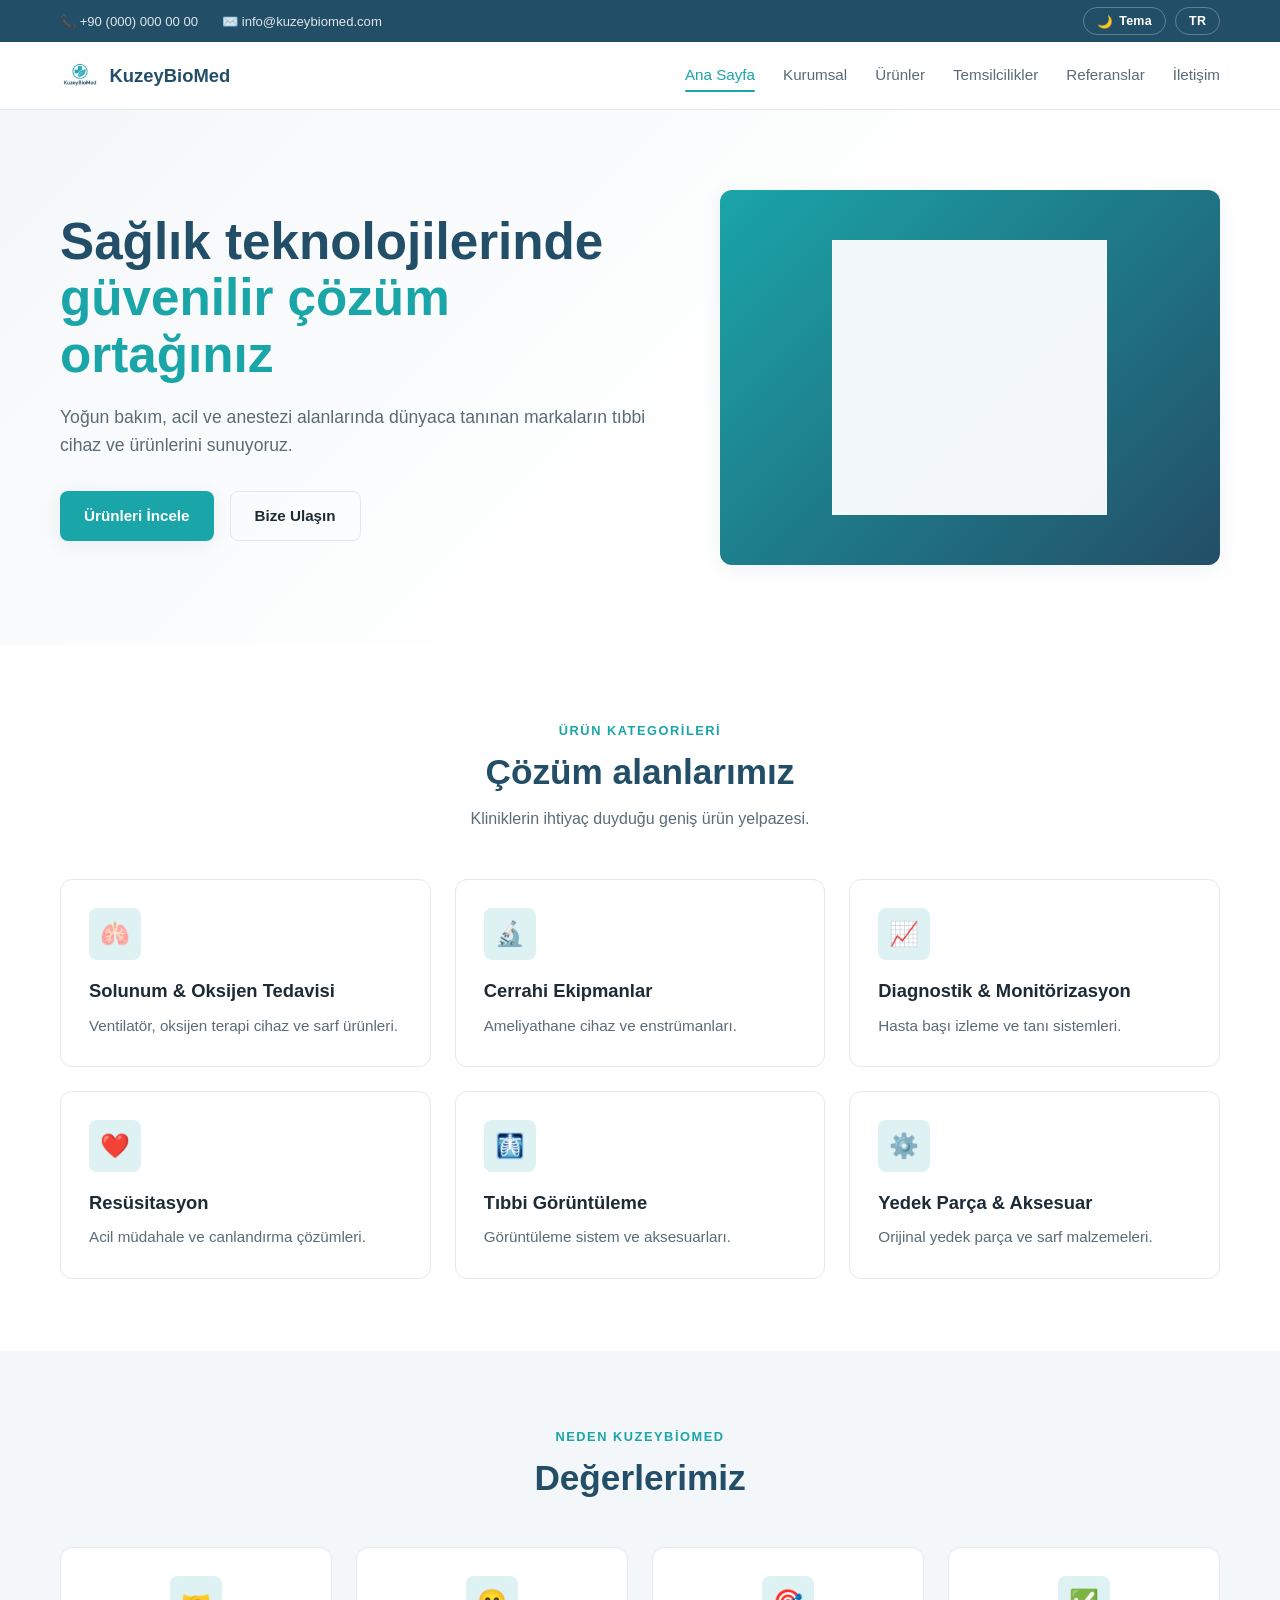
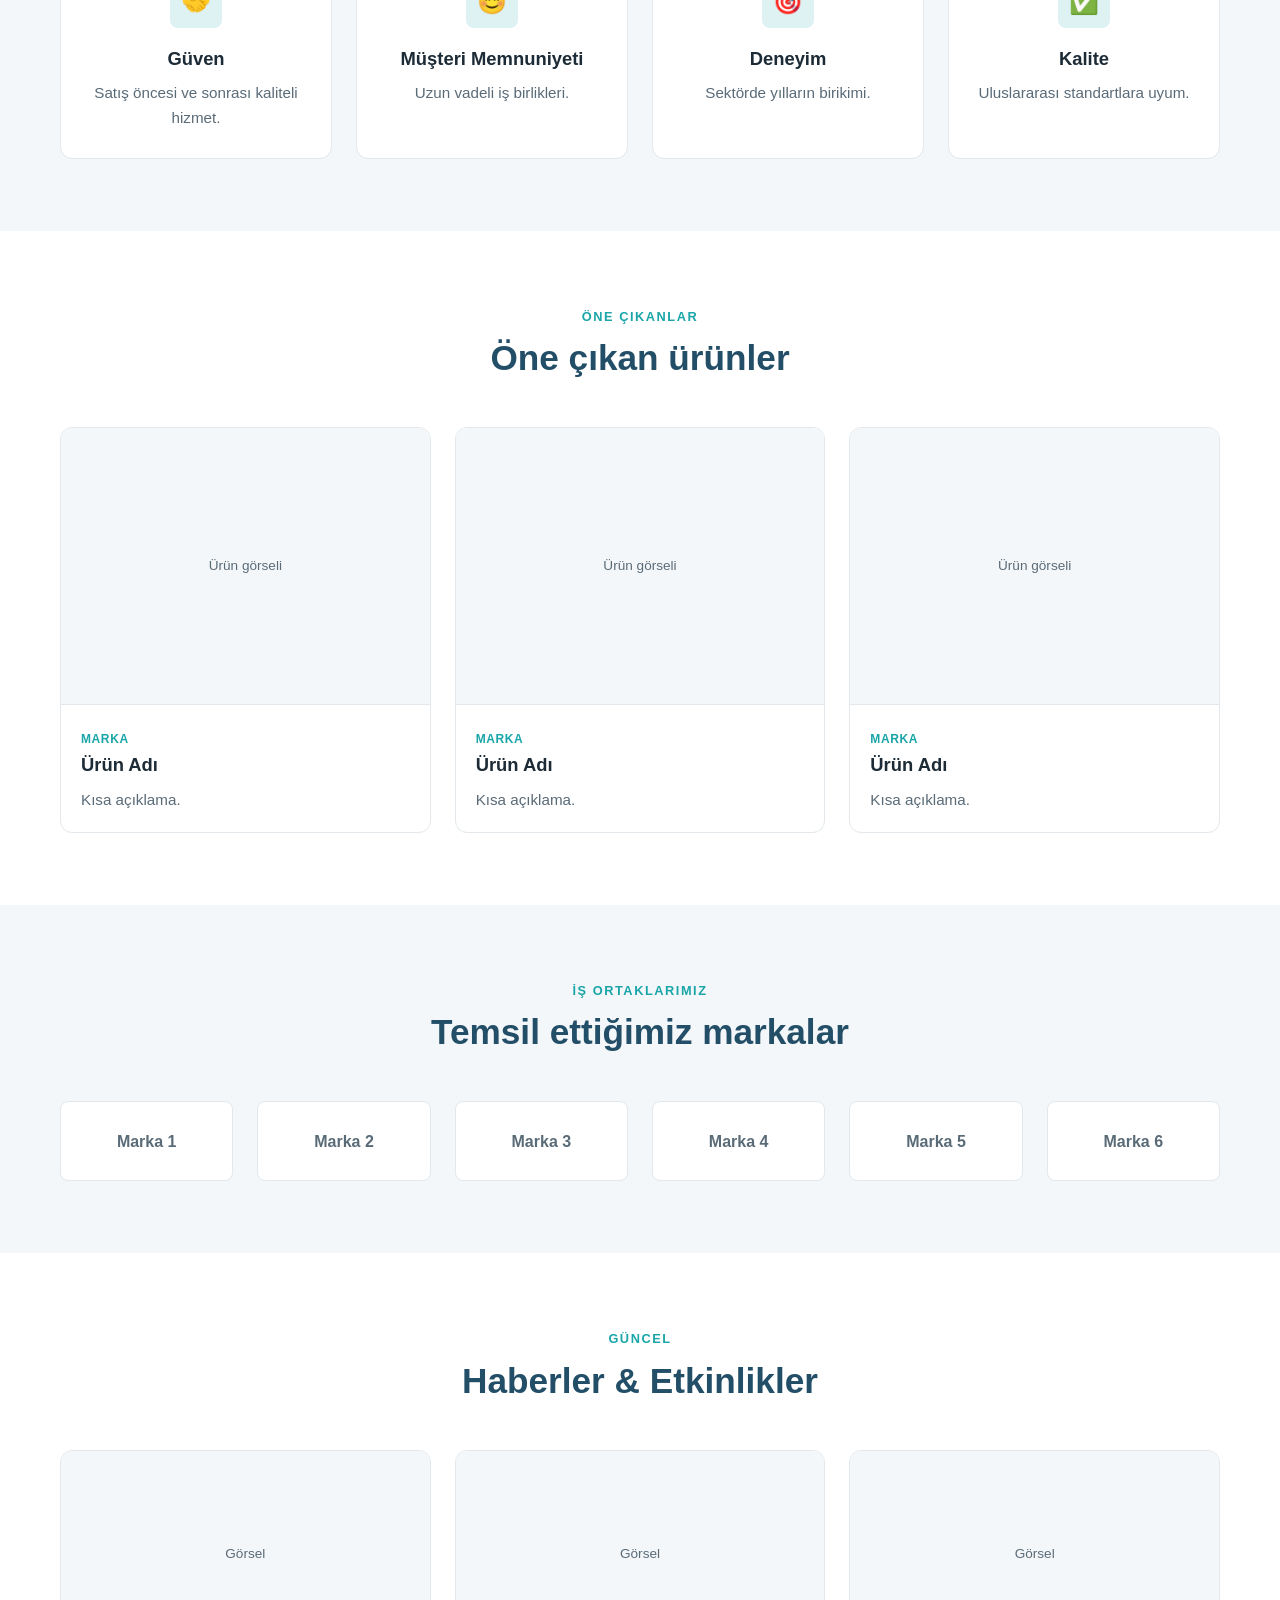
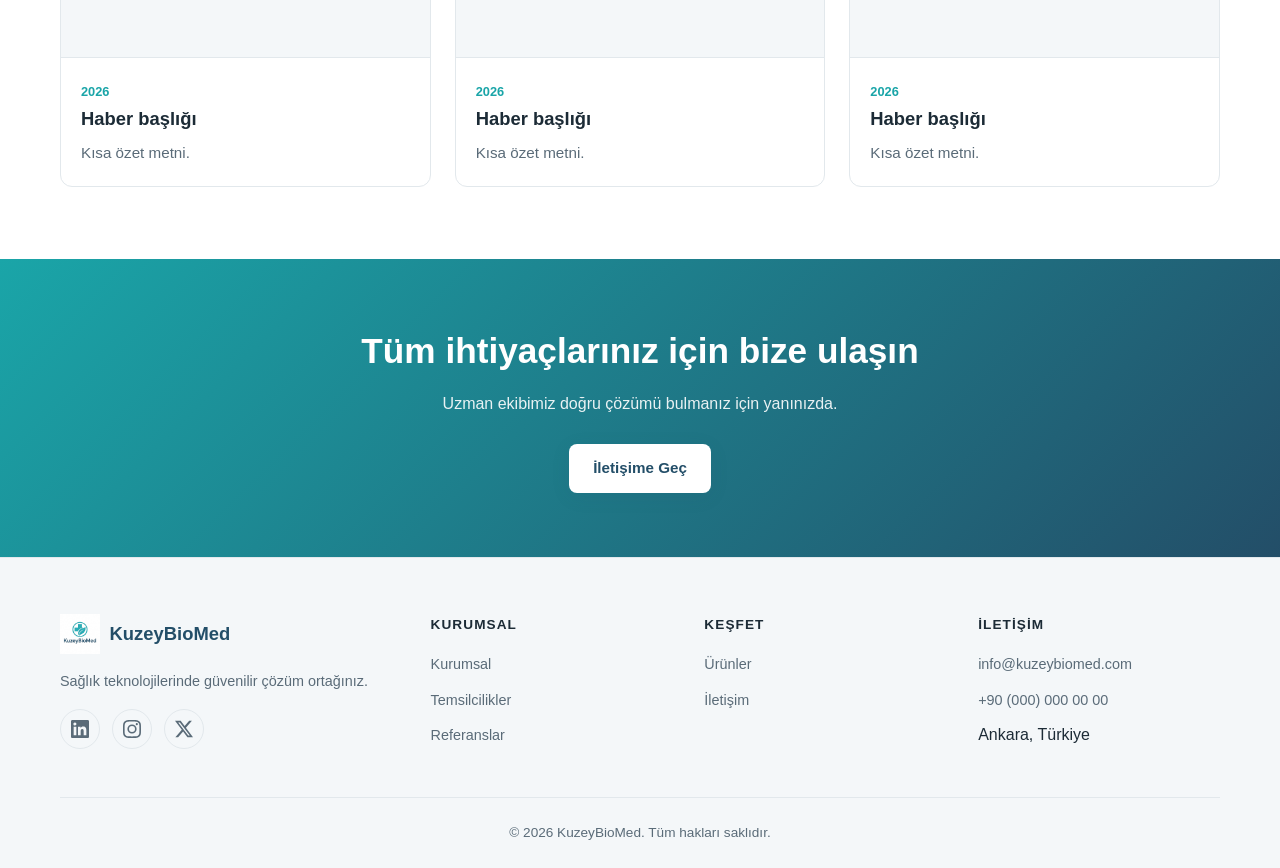
<file: index.html>
<!DOCTYPE html>
<html lang="tr">
<head>
  <meta charset="UTF-8">
  <meta name="viewport" content="width=device-width, initial-scale=1.0">
  <title>KuzeyBioMed — Sağlık Teknolojileri</title>
  <meta name="description" content="KuzeyBioMed — yoğun bakım, acil ve anestezi alanında tıbbi cihaz ve ürünler.">
  <link rel="icon" href="logo.jpeg">
  <link rel="stylesheet" href="css/style.css">
  <script src="js/theme.js"></script>
</head>
<body>
  <div id="site-header"></div>

  <main>
    <!-- HERO -->
    <section class="hero">
      <div class="container">
        <div class="hero-copy">
          <h1><span data-i18n="home.hero_title">Sağlık teknolojilerinde</span>
              <span class="accent" data-i18n="home.hero_title_accent">güvenilir çözüm ortağınız</span></h1>
          <p data-i18n="home.hero_text">Yoğun bakım, acil ve anestezi alanlarında dünyaca tanınan markaların tıbbi cihaz ve ürünlerini sunuyoruz.</p>
          <div class="hero-actions">
            <a class="btn btn--primary" href="products.html" data-i18n="home.hero_cta1">Ürünleri İncele</a>
            <a class="btn btn--ghost" href="contact.html" data-i18n="home.hero_cta2">Bize Ulaşın</a>
          </div>
        </div>
        <div class="hero-visual"><img src="logo.jpeg" alt="KuzeyBioMed"></div>
      </div>
    </section>

    <!-- CATEGORIES -->
    <section class="section">
      <div class="container">
        <div class="section-head">
          <span class="eyebrow" data-i18n="home.cat_eyebrow">Ürün Kategorileri</span>
          <h2 data-i18n="home.cat_title">Çözüm alanlarımız</h2>
          <p data-i18n="home.cat_text">Kliniklerin ihtiyaç duyduğu geniş ürün yelpazesi.</p>
        </div>
        <div class="grid grid--3">
          <article class="card"><div class="card-icon">🫁</div><h3 data-i18n="home.cat1_t">Solunum & Oksijen Tedavisi</h3><p data-i18n="home.cat1_d"></p></article>
          <article class="card"><div class="card-icon">🔬</div><h3 data-i18n="home.cat2_t">Cerrahi Ekipmanlar</h3><p data-i18n="home.cat2_d"></p></article>
          <article class="card"><div class="card-icon">📈</div><h3 data-i18n="home.cat3_t">Diagnostik & Monitörizasyon</h3><p data-i18n="home.cat3_d"></p></article>
          <article class="card"><div class="card-icon">❤️</div><h3 data-i18n="home.cat4_t">Resüsitasyon</h3><p data-i18n="home.cat4_d"></p></article>
          <article class="card"><div class="card-icon">🩻</div><h3 data-i18n="home.cat5_t">Tıbbi Görüntüleme</h3><p data-i18n="home.cat5_d"></p></article>
          <article class="card"><div class="card-icon">⚙️</div><h3 data-i18n="home.cat6_t">Yedek Parça & Aksesuar</h3><p data-i18n="home.cat6_d"></p></article>
        </div>
      </div>
    </section>

    <!-- VALUES -->
    <section class="section section--alt">
      <div class="container">
        <div class="section-head">
          <span class="eyebrow" data-i18n="home.val_eyebrow">Neden KuzeyBioMed</span>
          <h2 data-i18n="home.val_title">Değerlerimiz</h2>
        </div>
        <div class="grid grid--4">
          <article class="card value"><div class="card-icon">🤝</div><h3 data-i18n="home.val1_t"></h3><p data-i18n="home.val1_d"></p></article>
          <article class="card value"><div class="card-icon">😊</div><h3 data-i18n="home.val2_t"></h3><p data-i18n="home.val2_d"></p></article>
          <article class="card value"><div class="card-icon">🎯</div><h3 data-i18n="home.val3_t"></h3><p data-i18n="home.val3_d"></p></article>
          <article class="card value"><div class="card-icon">✅</div><h3 data-i18n="home.val4_t"></h3><p data-i18n="home.val4_d"></p></article>
        </div>
      </div>
    </section>

    <!-- FEATURED PRODUCTS -->
    <section class="section">
      <div class="container">
        <div class="section-head">
          <span class="eyebrow" data-i18n="home.feat_eyebrow">Öne Çıkanlar</span>
          <h2 data-i18n="home.feat_title">Öne çıkan ürünler</h2>
        </div>
        <div class="grid grid--3">
          <article class="card product-card"><div class="thumb">Ürün görseli</div><div class="body"><span class="brand-tag">MARKA</span><h3>Ürün Adı</h3><p>Kısa açıklama.</p></div></article>
          <article class="card product-card"><div class="thumb">Ürün görseli</div><div class="body"><span class="brand-tag">MARKA</span><h3>Ürün Adı</h3><p>Kısa açıklama.</p></div></article>
          <article class="card product-card"><div class="thumb">Ürün görseli</div><div class="body"><span class="brand-tag">MARKA</span><h3>Ürün Adı</h3><p>Kısa açıklama.</p></div></article>
        </div>
      </div>
    </section>

    <!-- BRAND STRIP -->
    <section class="section section--alt">
      <div class="container">
        <div class="section-head">
          <span class="eyebrow" data-i18n="home.brands_eyebrow">İş Ortaklarımız</span>
          <h2 data-i18n="home.brands_title">Temsil ettiğimiz markalar</h2>
        </div>
        <div class="logo-strip">
          <div class="logo-chip">Marka 1</div><div class="logo-chip">Marka 2</div>
          <div class="logo-chip">Marka 3</div><div class="logo-chip">Marka 4</div>
          <div class="logo-chip">Marka 5</div><div class="logo-chip">Marka 6</div>
        </div>
      </div>
    </section>

    <!-- NEWS -->
    <section class="section">
      <div class="container">
        <div class="section-head">
          <span class="eyebrow" data-i18n="home.news_eyebrow">Güncel</span>
          <h2 data-i18n="home.news_title">Haberler & Etkinlikler</h2>
        </div>
        <div class="grid grid--3">
          <article class="card product-card news-card"><div class="thumb">Görsel</div><div class="body"><time>2026</time><h3>Haber başlığı</h3><p>Kısa özet metni.</p></div></article>
          <article class="card product-card news-card"><div class="thumb">Görsel</div><div class="body"><time>2026</time><h3>Haber başlığı</h3><p>Kısa özet metni.</p></div></article>
          <article class="card product-card news-card"><div class="thumb">Görsel</div><div class="body"><time>2026</time><h3>Haber başlığı</h3><p>Kısa özet metni.</p></div></article>
        </div>
      </div>
    </section>

    <!-- CTA -->
    <section class="cta-band">
      <div class="container">
        <h2 data-i18n="home.cta_title">Tüm ihtiyaçlarınız için bize ulaşın</h2>
        <p data-i18n="home.cta_text">Uzman ekibimiz doğru çözümü bulmanız için yanınızda.</p>
        <a class="btn btn--primary" href="contact.html" data-i18n="home.cta_btn">İletişime Geç</a>
      </div>
    </section>
  </main>

  <div id="site-footer"></div>

  <script src="js/i18n.js"></script>
  <script src="js/main.js"></script>
</body>
</html>
</file>
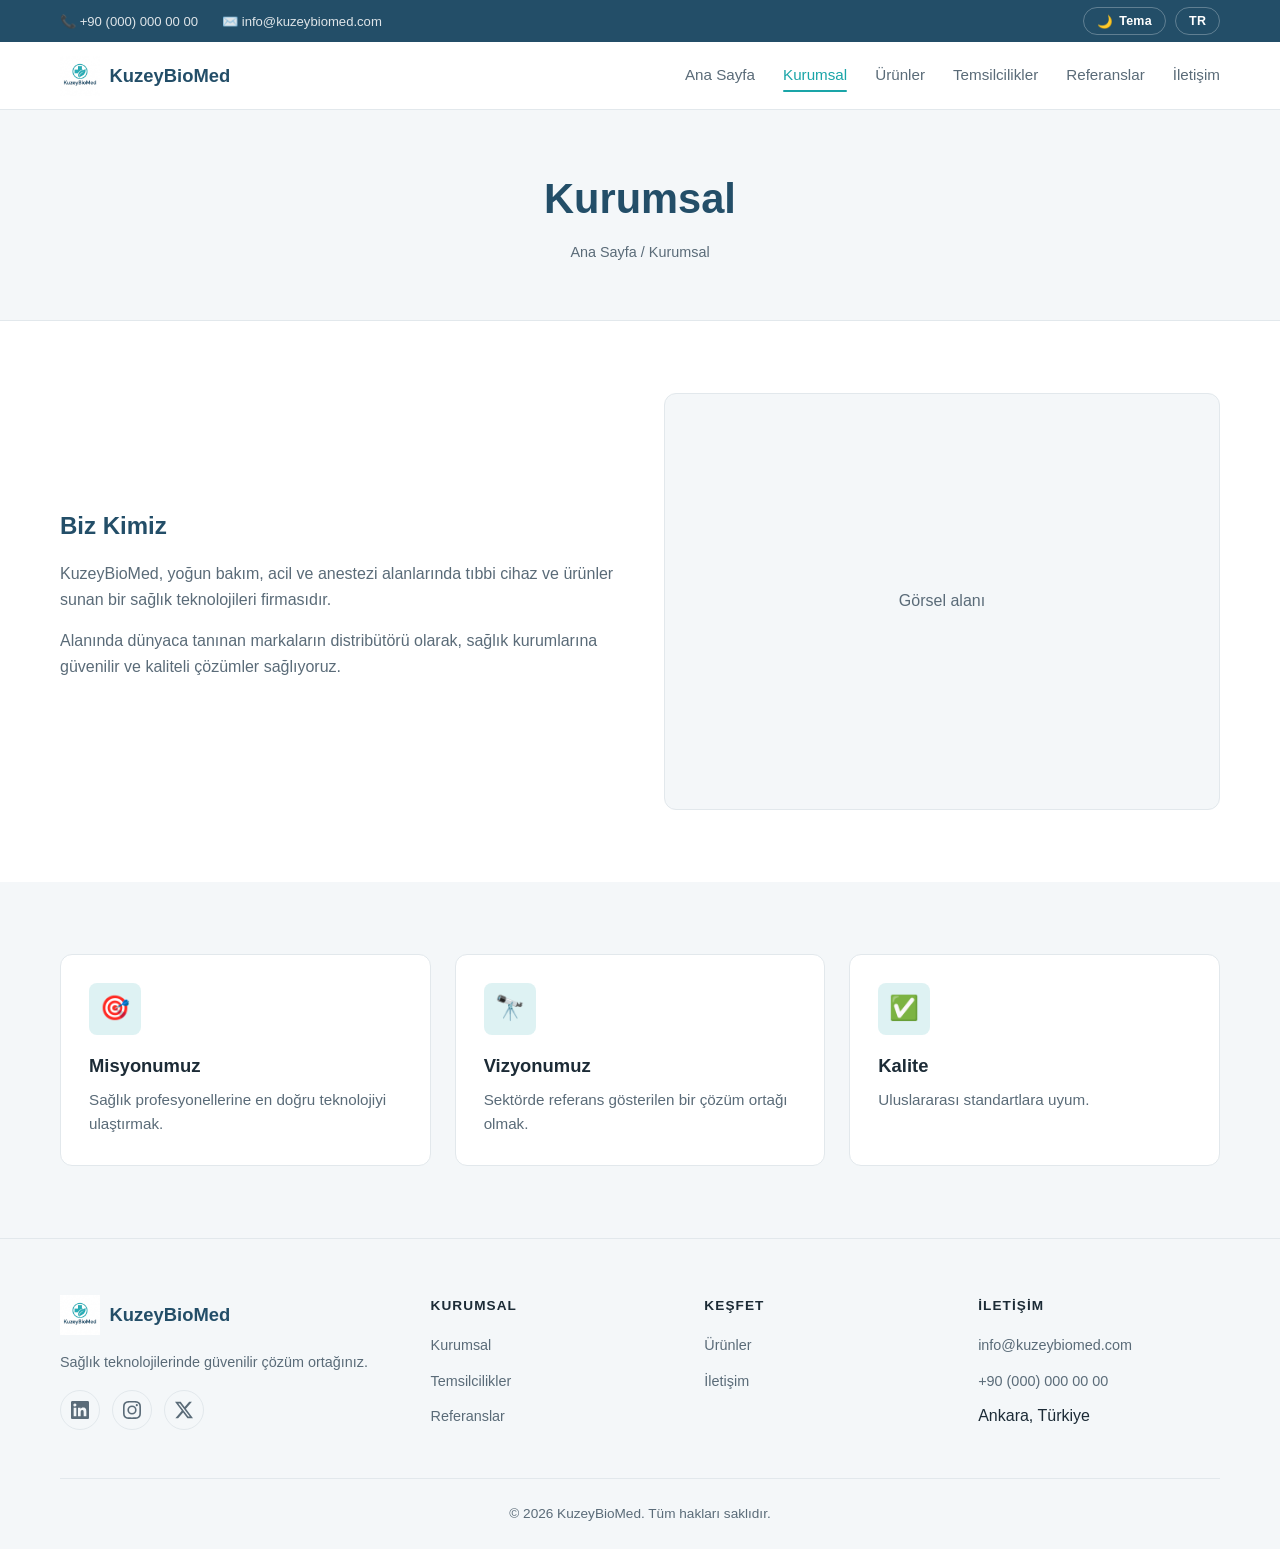
<file: about.html>
<!DOCTYPE html>
<html lang="tr">
<head>
  <meta charset="UTF-8">
  <meta name="viewport" content="width=device-width, initial-scale=1.0">
  <title>KuzeyBioMed — Kurumsal</title>
  <link rel="icon" href="logo.jpeg">
  <link rel="stylesheet" href="css/style.css">
  <script src="js/theme.js"></script>
</head>
<body>
  <div id="site-header"></div>

  <main>
    <section class="page-hero">
      <div class="container">
        <h1 data-i18n="about.title">Kurumsal</h1>
        <p class="crumb" data-i18n="about.crumb">Ana Sayfa / Kurumsal</p>
      </div>
    </section>

    <section class="section">
      <div class="container split">
        <div class="prose">
          <h2 data-i18n="about.h2">Biz Kimiz</h2>
          <p data-i18n="about.p1"></p>
          <p data-i18n="about.p2"></p>
        </div>
        <div class="media-box" data-i18n="about.media">Görsel alanı</div>
      </div>
    </section>

    <section class="section section--alt">
      <div class="container">
        <div class="grid grid--3">
          <article class="card"><div class="card-icon">🎯</div><h3 data-i18n="about.mission_t">Misyonumuz</h3><p data-i18n="about.mission_d"></p></article>
          <article class="card"><div class="card-icon">🔭</div><h3 data-i18n="about.vision_t">Vizyonumuz</h3><p data-i18n="about.vision_d"></p></article>
          <article class="card"><div class="card-icon">✅</div><h3 data-i18n="home.val4_t">Kalite</h3><p data-i18n="home.val4_d"></p></article>
        </div>
      </div>
    </section>
  </main>

  <div id="site-footer"></div>
  <script src="js/i18n.js"></script>
  <script src="js/main.js"></script>
</body>
</html>
</file>
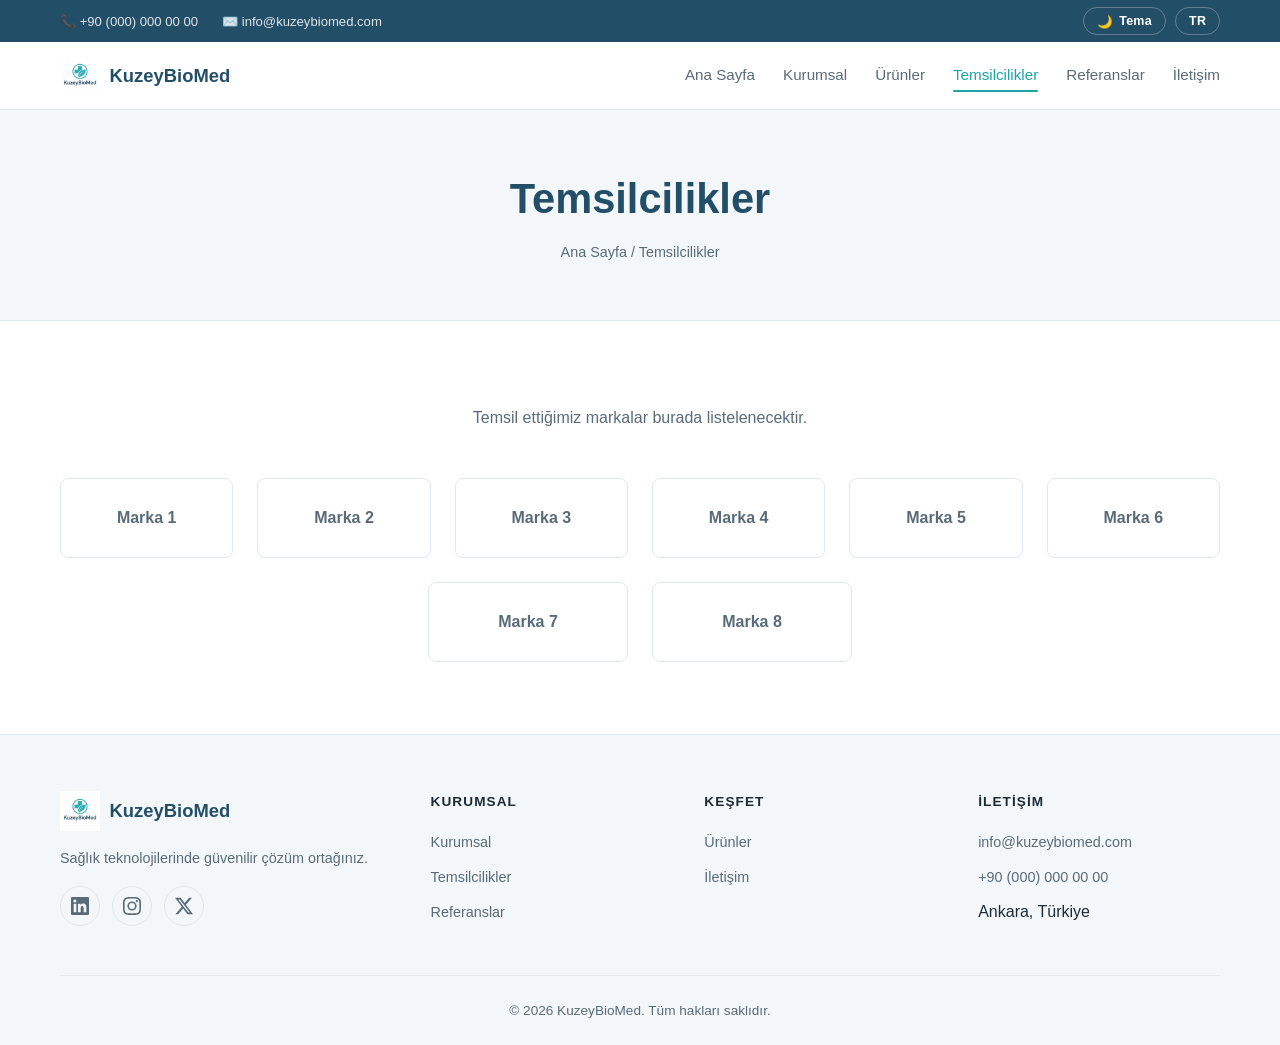
<file: brands.html>
<!DOCTYPE html>
<html lang="tr">
<head>
  <meta charset="UTF-8">
  <meta name="viewport" content="width=device-width, initial-scale=1.0">
  <title>KuzeyBioMed — Temsilcilikler</title>
  <link rel="icon" href="logo.jpeg">
  <link rel="stylesheet" href="css/style.css">
  <script src="js/theme.js"></script>
</head>
<body>
  <div id="site-header"></div>

  <main>
    <section class="page-hero">
      <div class="container">
        <h1 data-i18n="brands.title">Temsilcilikler</h1>
        <p class="crumb" data-i18n="brands.crumb">Ana Sayfa / Temsilcilikler</p>
      </div>
    </section>

    <section class="section">
      <div class="container">
        <div class="section-head"><p data-i18n="brands.intro"></p></div>
        <div class="logo-strip">
          <div class="logo-chip">Marka 1</div><div class="logo-chip">Marka 2</div>
          <div class="logo-chip">Marka 3</div><div class="logo-chip">Marka 4</div>
          <div class="logo-chip">Marka 5</div><div class="logo-chip">Marka 6</div>
          <div class="logo-chip">Marka 7</div><div class="logo-chip">Marka 8</div>
        </div>
      </div>
    </section>
  </main>

  <div id="site-footer"></div>
  <script src="js/i18n.js"></script>
  <script src="js/main.js"></script>
</body>
</html>
</file>
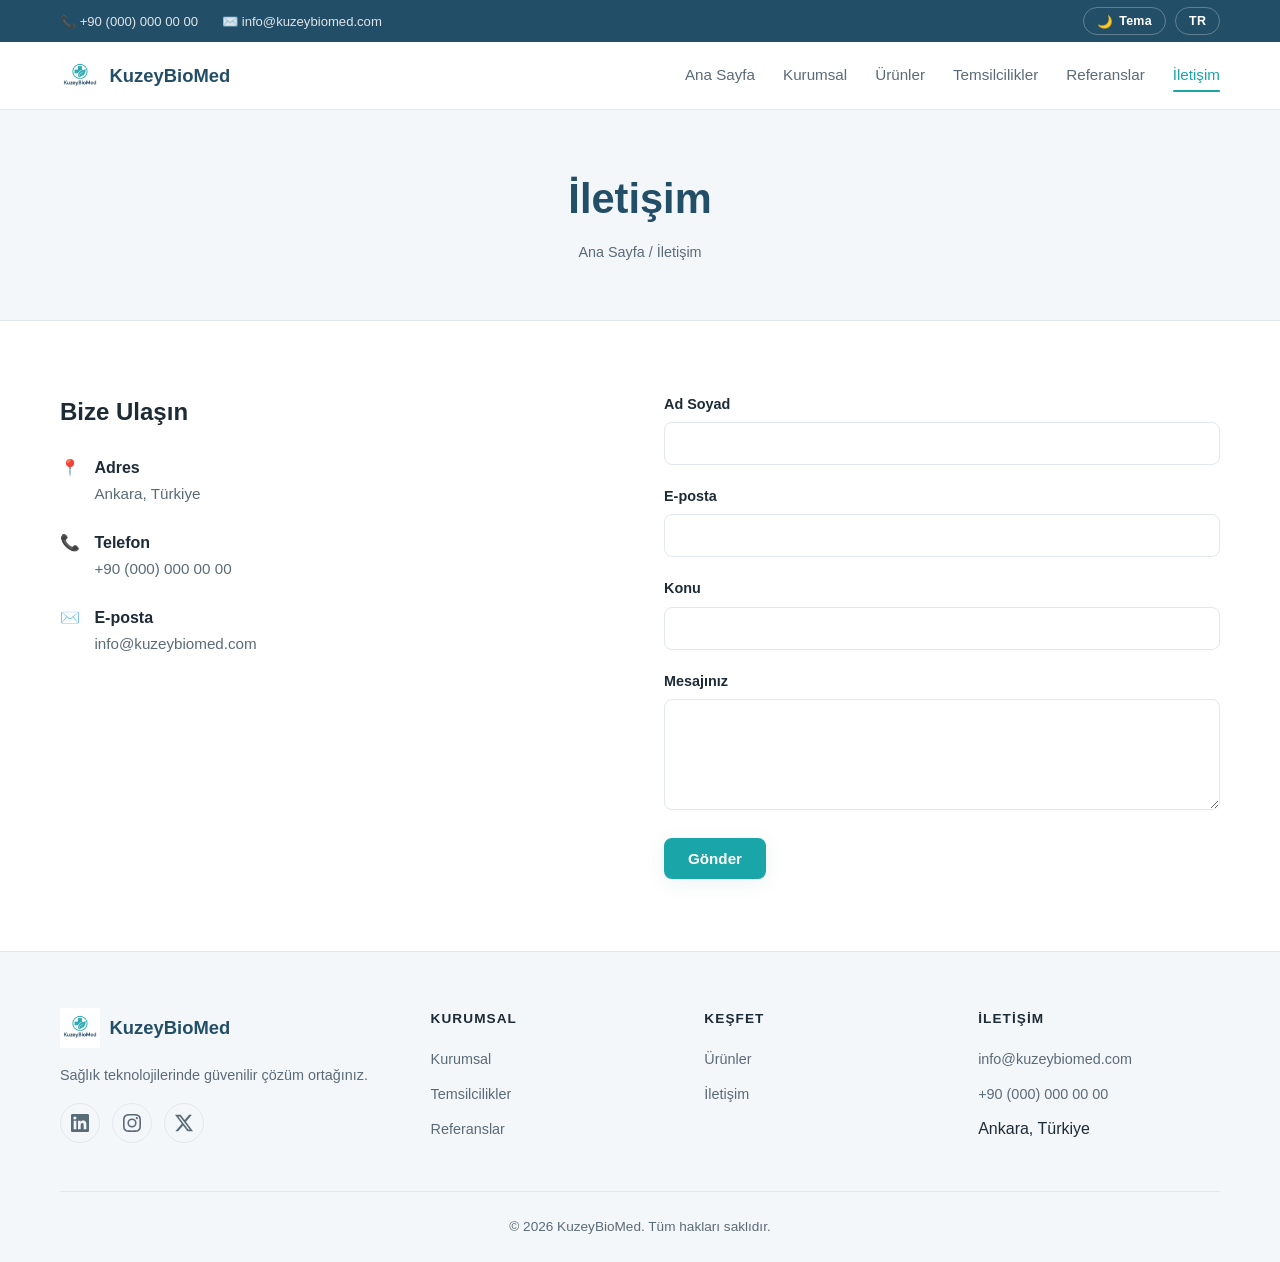
<file: contact.html>
<!DOCTYPE html>
<html lang="tr">
<head>
  <meta charset="UTF-8">
  <meta name="viewport" content="width=device-width, initial-scale=1.0">
  <title>KuzeyBioMed — İletişim</title>
  <link rel="icon" href="logo.jpeg">
  <link rel="stylesheet" href="css/style.css">
  <script src="js/theme.js"></script>
</head>
<body>
  <div id="site-header"></div>

  <main>
    <section class="page-hero">
      <div class="container">
        <h1 data-i18n="contact.title">İletişim</h1>
        <p class="crumb" data-i18n="contact.crumb">Ana Sayfa / İletişim</p>
      </div>
    </section>

    <section class="section">
      <div class="container contact-grid">
        <div>
          <h2 style="margin-bottom:1.5rem" data-i18n="contact.info_title">Bize Ulaşın</h2>
          <ul class="contact-info">
            <li><div class="card-icon">📍</div><div><strong data-i18n="contact.addr_t">Adres</strong><span data-i18n="contact.addr_d"></span></div></li>
            <li><div class="card-icon">📞</div><div><strong data-i18n="contact.phone_t">Telefon</strong><span data-i18n="contact.phone_d"></span></div></li>
            <li><div class="card-icon">✉️</div><div><strong data-i18n="contact.email_t">E-posta</strong><span data-i18n="contact.email_d"></span></div></li>
          </ul>
        </div>

        <form onsubmit="event.preventDefault(); this.reset();">
          <div class="form-field">
            <label data-i18n="contact.form_name">Ad Soyad</label>
            <input type="text" name="name" required>
          </div>
          <div class="form-field">
            <label data-i18n="contact.form_email">E-posta</label>
            <input type="email" name="email" required>
          </div>
          <div class="form-field">
            <label data-i18n="contact.form_subject">Konu</label>
            <input type="text" name="subject">
          </div>
          <div class="form-field">
            <label data-i18n="contact.form_message">Mesajınız</label>
            <textarea name="message" rows="5" required></textarea>
          </div>
          <button type="submit" class="btn btn--primary" data-i18n="contact.form_send">Gönder</button>
        </form>
      </div>
    </section>
  </main>

  <div id="site-footer"></div>
  <script src="js/i18n.js"></script>
  <script src="js/main.js"></script>
</body>
</html>
</file>
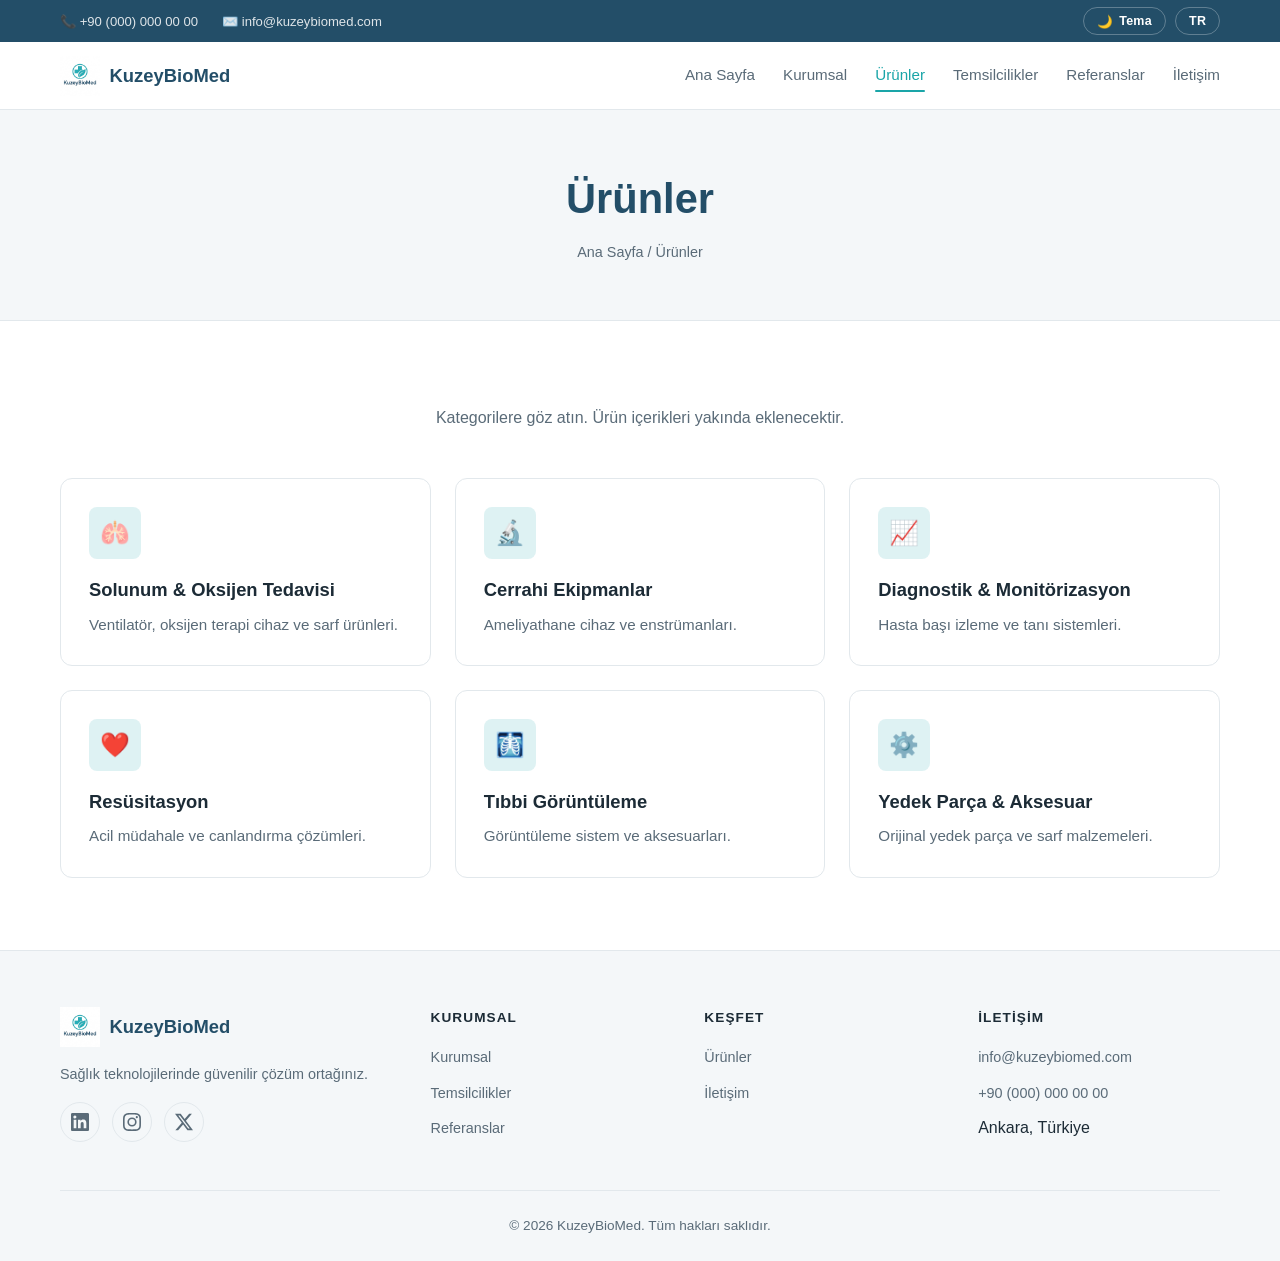
<file: products.html>
<!DOCTYPE html>
<html lang="tr">
<head>
  <meta charset="UTF-8">
  <meta name="viewport" content="width=device-width, initial-scale=1.0">
  <title>KuzeyBioMed — Ürünler</title>
  <link rel="icon" href="logo.jpeg">
  <link rel="stylesheet" href="css/style.css">
  <script src="js/theme.js"></script>
</head>
<body>
  <div id="site-header"></div>

  <main>
    <section class="page-hero">
      <div class="container">
        <h1 data-i18n="products.title">Ürünler</h1>
        <p class="crumb" data-i18n="products.crumb">Ana Sayfa / Ürünler</p>
      </div>
    </section>

    <section class="section">
      <div class="container">
        <div class="section-head"><p data-i18n="products.intro">Kategorilere göz atın.</p></div>
        <div class="grid grid--3">
          <article class="card"><div class="card-icon">🫁</div><h3 data-i18n="home.cat1_t"></h3><p data-i18n="home.cat1_d"></p></article>
          <article class="card"><div class="card-icon">🔬</div><h3 data-i18n="home.cat2_t"></h3><p data-i18n="home.cat2_d"></p></article>
          <article class="card"><div class="card-icon">📈</div><h3 data-i18n="home.cat3_t"></h3><p data-i18n="home.cat3_d"></p></article>
          <article class="card"><div class="card-icon">❤️</div><h3 data-i18n="home.cat4_t"></h3><p data-i18n="home.cat4_d"></p></article>
          <article class="card"><div class="card-icon">🩻</div><h3 data-i18n="home.cat5_t"></h3><p data-i18n="home.cat5_d"></p></article>
          <article class="card"><div class="card-icon">⚙️</div><h3 data-i18n="home.cat6_t"></h3><p data-i18n="home.cat6_d"></p></article>
        </div>
      </div>
    </section>
  </main>

  <div id="site-footer"></div>
  <script src="js/i18n.js"></script>
  <script src="js/main.js"></script>
</body>
</html>
</file>
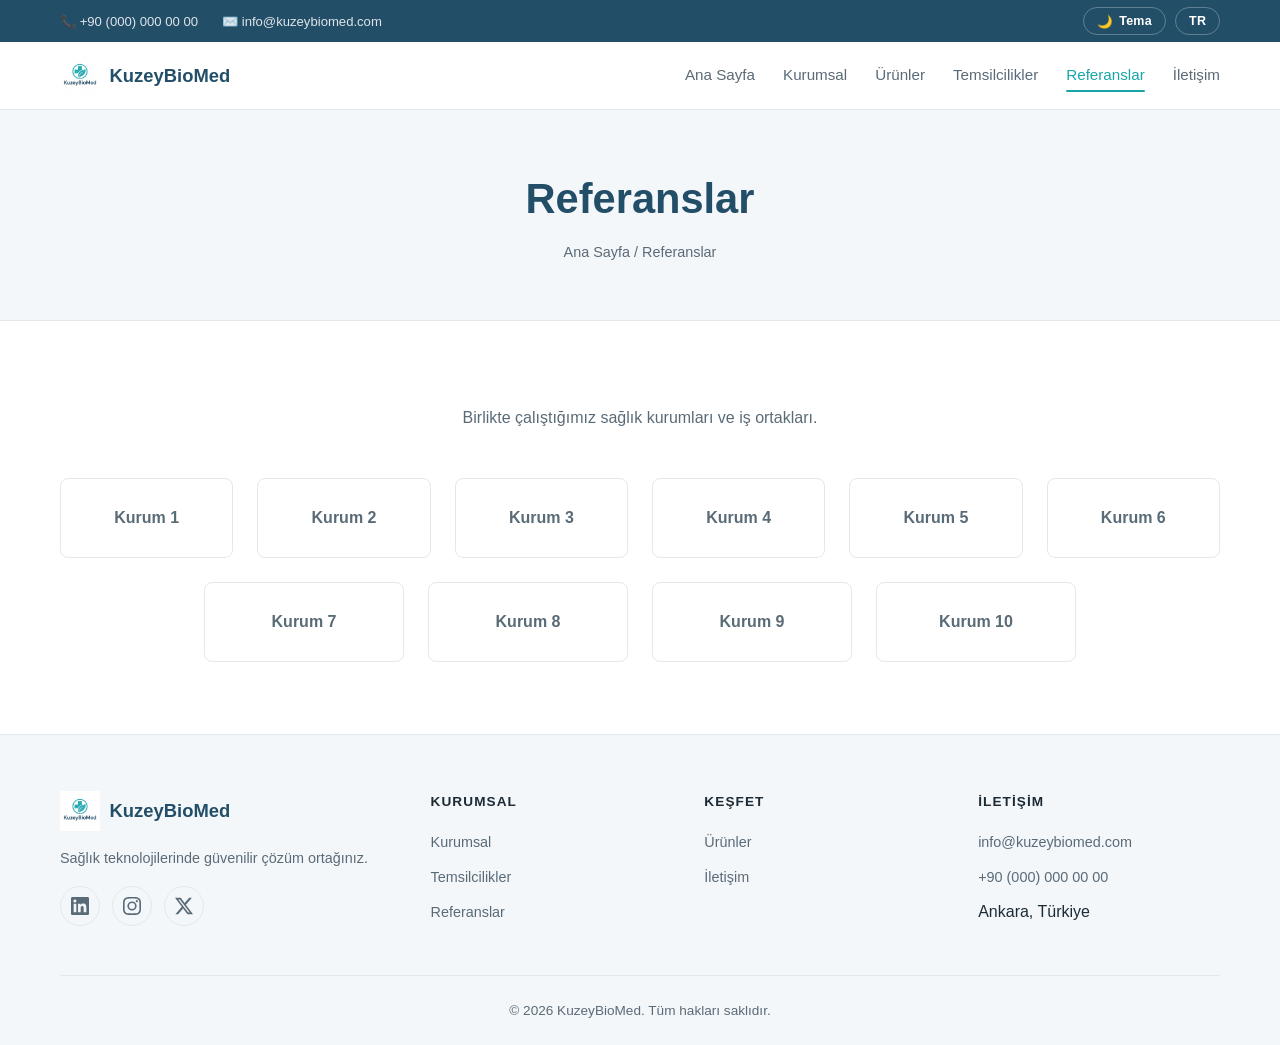
<file: references.html>
<!DOCTYPE html>
<html lang="tr">
<head>
  <meta charset="UTF-8">
  <meta name="viewport" content="width=device-width, initial-scale=1.0">
  <title>KuzeyBioMed — Referanslar</title>
  <link rel="icon" href="logo.jpeg">
  <link rel="stylesheet" href="css/style.css">
  <script src="js/theme.js"></script>
</head>
<body>
  <div id="site-header"></div>

  <main>
    <section class="page-hero">
      <div class="container">
        <h1 data-i18n="references.title">Referanslar</h1>
        <p class="crumb" data-i18n="references.crumb">Ana Sayfa / Referanslar</p>
      </div>
    </section>

    <section class="section">
      <div class="container">
        <div class="section-head"><p data-i18n="references.intro"></p></div>
        <div class="logo-strip">
          <div class="logo-chip">Kurum 1</div><div class="logo-chip">Kurum 2</div>
          <div class="logo-chip">Kurum 3</div><div class="logo-chip">Kurum 4</div>
          <div class="logo-chip">Kurum 5</div><div class="logo-chip">Kurum 6</div>
          <div class="logo-chip">Kurum 7</div><div class="logo-chip">Kurum 8</div>
          <div class="logo-chip">Kurum 9</div><div class="logo-chip">Kurum 10</div>
        </div>
      </div>
    </section>
  </main>

  <div id="site-footer"></div>
  <script src="js/i18n.js"></script>
  <script src="js/main.js"></script>
</body>
</html>
</file>
<file: css/style.css>
/* ===================================================================
   KuzeyBioMed — global stylesheet
   Design tokens live in :root. Dark theme overrides via [data-theme].
   =================================================================== */

/* ---- Design tokens ---- */
:root {
  /* brand */
  --teal:        #1aa5a8;
  --teal-dark:   #158488;
  --navy:        #234e68;
  --navy-dark:   #1a3a4e;

  /* light theme (default) */
  --bg:          #ffffff;
  --bg-alt:      #f4f7f9;
  --bg-elev:     #ffffff;
  --fg:          #1c2b36;
  --fg-muted:    #5a6b78;
  --border:      #e2e8ec;
  --accent:      var(--teal);
  --accent-fg:   #ffffff;
  --header-bg:   rgba(255, 255, 255, 0.85);
  --shadow:      0 4px 20px rgba(35, 78, 104, 0.08);

  /* scale */
  --maxw:        1200px;
  --radius:      12px;
  --radius-sm:   8px;
  --gap:         1.5rem;
  --header-h:    68px;
  --font:        "Segoe UI", -apple-system, BlinkMacSystemFont, Roboto, Helvetica, Arial, sans-serif;
  --transition:  0.25s ease;
}

[data-theme="dark"] {
  --bg:          #0e1519;
  --bg-alt:      #141e24;
  --bg-elev:     #18242b;
  --fg:          #e7eef2;
  --fg-muted:    #93a4b0;
  --border:      #263640;
  --accent:      #22c1c4;
  --accent-fg:   #06181a;
  --header-bg:   rgba(14, 21, 25, 0.85);
  --shadow:      0 4px 24px rgba(0, 0, 0, 0.4);
}

/* ---- Reset ---- */
*, *::before, *::after { margin: 0; padding: 0; box-sizing: border-box; }

html { scroll-behavior: smooth; }

body {
  font-family: var(--font);
  background: var(--bg);
  color: var(--fg);
  line-height: 1.6;
  -webkit-font-smoothing: antialiased;
  transition: background var(--transition), color var(--transition);
}

img { max-width: 100%; height: auto; display: block; }
a { color: inherit; text-decoration: none; }
ul { list-style: none; }
button { font-family: inherit; cursor: pointer; border: none; background: none; color: inherit; }

/* ---- Layout helpers ---- */
.container { width: 100%; max-width: var(--maxw); margin: 0 auto; padding: 0 1.25rem; }
.section { padding: 4.5rem 0; }
.section--alt { background: var(--bg-alt); }
.text-center { text-align: center; }

.section-head { max-width: 720px; margin: 0 auto 3rem; text-align: center; }
.section-head h2 { font-size: clamp(1.6rem, 3vw, 2.2rem); color: var(--navy); line-height: 1.2; }
[data-theme="dark"] .section-head h2 { color: var(--fg); }
.section-head p { color: var(--fg-muted); margin-top: 0.75rem; }
.eyebrow {
  display: inline-block; font-size: 0.8rem; font-weight: 700; letter-spacing: 0.12em;
  text-transform: uppercase; color: var(--accent); margin-bottom: 0.6rem;
}

/* ---- Buttons ---- */
.btn {
  display: inline-flex; align-items: center; gap: 0.5rem;
  padding: 0.75rem 1.5rem; border-radius: var(--radius-sm);
  font-weight: 600; font-size: 0.95rem;
  transition: transform var(--transition), background var(--transition), box-shadow var(--transition);
}
.btn:hover { transform: translateY(-2px); }
.btn--primary { background: var(--accent); color: var(--accent-fg); box-shadow: var(--shadow); }
.btn--ghost { border: 1.5px solid var(--border); color: var(--fg); }
.btn--ghost:hover { border-color: var(--accent); color: var(--accent); }

/* ===================================================================
   TOP UTILITY BAR
   =================================================================== */
.topbar {
  background: var(--navy);
  color: #fff;
  font-size: 0.82rem;
}
[data-theme="dark"] .topbar { background: var(--bg-elev); border-bottom: 1px solid var(--border); }
.topbar .container { display: flex; align-items: center; justify-content: space-between; height: 42px; }
.topbar-contact { display: flex; gap: 1.5rem; }
.topbar-contact a { color: rgba(255,255,255,0.85); transition: color var(--transition); }
.topbar-contact a:hover { color: #fff; }
.topbar-tools { display: flex; gap: 0.6rem; margin-left: auto; }

.pill-btn {
  display: inline-flex; align-items: center; gap: 0.4rem;
  height: 28px; padding: 0 0.8rem; border-radius: 999px;
  font-size: 0.78rem; font-weight: 600; letter-spacing: 0.02em;
  color: #fff; border: 1px solid rgba(255,255,255,0.28);
  transition: background var(--transition), border-color var(--transition);
}
.pill-btn:hover { background: rgba(255,255,255,0.15); border-color: rgba(255,255,255,0.5); }

/* ===================================================================
   HEADER
   =================================================================== */
.site-header {
  position: sticky; top: 0; z-index: 100;
  height: var(--header-h);
  background: var(--header-bg);
  backdrop-filter: saturate(180%) blur(12px);
  border-bottom: 1px solid var(--border);
}
.site-header .container { display: flex; align-items: center; height: 100%; gap: 1.5rem; }

.brand { display: flex; align-items: center; gap: 0.6rem; font-weight: 700; }
.brand img { height: 40px; width: auto; }
.brand span { color: var(--navy); font-size: 1.15rem; }
[data-theme="dark"] .brand span { color: var(--fg); }

.nav { margin-left: auto; }
.nav ul { display: flex; gap: 1.75rem; }
.nav a {
  font-weight: 500; font-size: 0.95rem; color: var(--fg-muted);
  padding: 0.4rem 0; position: relative; transition: color var(--transition);
}
.nav a:hover, .nav a.active { color: var(--accent); }
.nav a.active::after {
  content: ""; position: absolute; left: 0; bottom: -2px;
  width: 100%; height: 2px; background: var(--accent); border-radius: 2px;
}

.header-tools { display: flex; align-items: center; gap: 0.5rem; }
.icon-btn {
  width: 40px; height: 40px; border-radius: 50%;
  display: grid; place-items: center;
  border: 1px solid var(--border); color: var(--fg);
  transition: border-color var(--transition), color var(--transition);
}
.icon-btn:hover { border-color: var(--accent); color: var(--accent); }
.lang-toggle { font-weight: 700; font-size: 0.8rem; letter-spacing: 0.05em; width: auto; padding: 0 0.75rem; }

.hamburger { display: none; }

/* ===================================================================
   HERO
   =================================================================== */
.hero {
  background: linear-gradient(135deg, var(--bg-alt) 0%, var(--bg) 60%);
  padding: 5rem 0;
}
.hero .container { display: grid; grid-template-columns: 1.1fr 0.9fr; gap: 3rem; align-items: center; }
.hero h1 { font-size: clamp(2rem, 4.5vw, 3.2rem); line-height: 1.1; color: var(--navy); }
[data-theme="dark"] .hero h1 { color: var(--fg); }
.hero h1 .accent { color: var(--accent); }
.hero p { color: var(--fg-muted); font-size: 1.1rem; margin: 1.25rem 0 2rem; }
.hero-actions { display: flex; gap: 1rem; flex-wrap: wrap; }
.hero-visual {
  aspect-ratio: 4/3; border-radius: var(--radius);
  background: linear-gradient(135deg, var(--teal) 0%, var(--navy) 100%);
  display: grid; place-items: center; box-shadow: var(--shadow);
}
.hero-visual img { width: 55%; filter: brightness(0) invert(1); opacity: 0.95; }

/* ===================================================================
   CARD GRIDS (categories, products, brands, news, values)
   =================================================================== */
.grid { display: grid; gap: var(--gap); }
.grid--3 { grid-template-columns: repeat(3, 1fr); }
.grid--4 { grid-template-columns: repeat(4, 1fr); }

.card {
  background: var(--bg-elev); border: 1px solid var(--border);
  border-radius: var(--radius); padding: 1.75rem;
  transition: transform var(--transition), box-shadow var(--transition), border-color var(--transition);
}
.card:hover { transform: translateY(-4px); box-shadow: var(--shadow); border-color: var(--accent); }
.card .card-icon {
  width: 52px; height: 52px; border-radius: var(--radius-sm);
  background: color-mix(in srgb, var(--accent) 14%, transparent);
  color: var(--accent); display: grid; place-items: center; margin-bottom: 1rem; font-size: 1.5rem;
}
.card h3 { font-size: 1.15rem; margin-bottom: 0.5rem; color: var(--fg); }
.card p { color: var(--fg-muted); font-size: 0.95rem; }

/* value pillars */
.value { text-align: center; }
.value .card-icon { margin: 0 auto 1rem; }

/* product card w/ image placeholder */
.product-card { padding: 0; overflow: hidden; }
.product-card .thumb {
  aspect-ratio: 4/3; background: var(--bg-alt);
  display: grid; place-items: center; color: var(--fg-muted); font-size: 0.85rem;
  border-bottom: 1px solid var(--border);
}
.product-card .body { padding: 1.25rem; }
.product-card .brand-tag { font-size: 0.75rem; color: var(--accent); font-weight: 700; letter-spacing: 0.05em; }

/* brand logo strip */
.logo-strip { display: flex; flex-wrap: wrap; gap: 1.5rem; justify-content: center; align-items: center; }
.logo-strip .logo-chip {
  min-width: 150px; height: 80px; border: 1px solid var(--border); border-radius: var(--radius-sm);
  display: grid; place-items: center; color: var(--fg-muted); font-weight: 600;
  background: var(--bg-elev); flex: 1 1 150px; max-width: 200px;
}

/* news card */
.news-card .thumb { aspect-ratio: 16/9; }
.news-card time { font-size: 0.8rem; color: var(--accent); font-weight: 600; }

/* ===================================================================
   CTA band
   =================================================================== */
.cta-band {
  background: linear-gradient(135deg, var(--teal) 0%, var(--navy) 100%);
  color: #fff; text-align: center; padding: 4rem 0;
}
.cta-band h2 { font-size: clamp(1.5rem, 3vw, 2.2rem); margin-bottom: 0.75rem; }
.cta-band p { opacity: 0.9; margin-bottom: 1.75rem; }
.cta-band .btn--primary { background: #fff; color: var(--navy); }

/* ===================================================================
   PAGE HEADER (inner pages)
   =================================================================== */
.page-hero {
  background: var(--bg-alt); padding: 3.5rem 0; text-align: center;
  border-bottom: 1px solid var(--border);
}
.page-hero h1 { font-size: clamp(1.8rem, 4vw, 2.6rem); color: var(--navy); }
[data-theme="dark"] .page-hero h1 { color: var(--fg); }
.page-hero .crumb { color: var(--fg-muted); font-size: 0.9rem; margin-top: 0.5rem; }

/* prose / about split */
.split { display: grid; grid-template-columns: 1fr 1fr; gap: 3rem; align-items: center; }
.prose p { color: var(--fg-muted); margin-bottom: 1rem; }
.prose h2 { color: var(--navy); margin-bottom: 1rem; }
[data-theme="dark"] .prose h2 { color: var(--fg); }
.media-box {
  aspect-ratio: 4/3; border-radius: var(--radius); background: var(--bg-alt);
  border: 1px solid var(--border); display: grid; place-items: center; color: var(--fg-muted);
}

/* contact */
.contact-grid { display: grid; grid-template-columns: 1fr 1fr; gap: 3rem; }
.contact-info li { display: flex; gap: 0.9rem; margin-bottom: 1.5rem; align-items: flex-start; }
.contact-info .card-icon { margin: 0; flex-shrink: 0; }
.contact-info strong { display: block; color: var(--fg); }
.contact-info span { color: var(--fg-muted); font-size: 0.95rem; }
.form-field { margin-bottom: 1.25rem; }
.form-field label { display: block; font-size: 0.9rem; font-weight: 600; margin-bottom: 0.4rem; }
.form-field input, .form-field textarea {
  width: 100%; padding: 0.75rem 1rem; border: 1px solid var(--border); border-radius: var(--radius-sm);
  background: var(--bg); color: var(--fg); font-family: inherit; font-size: 0.95rem;
}
.form-field input:focus, .form-field textarea:focus { outline: 2px solid var(--accent); border-color: transparent; }

/* ===================================================================
   FOOTER
   =================================================================== */
.site-footer { background: var(--bg-alt); border-top: 1px solid var(--border); padding: 3.5rem 0 1.5rem; }
.footer-grid { display: grid; grid-template-columns: 1.4fr 1fr 1fr 1fr; gap: 2rem; margin-bottom: 2.5rem; }
.site-footer .brand { margin-bottom: 1rem; }
.site-footer h4 { font-size: 0.85rem; text-transform: uppercase; letter-spacing: 0.08em; color: var(--fg); margin-bottom: 1rem; }
.site-footer a, .site-footer p { color: var(--fg-muted); font-size: 0.9rem; }
.site-footer li { margin-bottom: 0.6rem; }
.site-footer a:hover { color: var(--accent); }
.socials { display: flex; gap: 0.75rem; margin-top: 1rem; }
.footer-bottom {
  border-top: 1px solid var(--border); padding-top: 1.5rem; text-align: center;
  color: var(--fg-muted); font-size: 0.85rem;
}

/* ===================================================================
   RESPONSIVE
   =================================================================== */
@media (max-width: 960px) {
  .grid--4 { grid-template-columns: repeat(2, 1fr); }
  .grid--3 { grid-template-columns: repeat(2, 1fr); }
  .hero .container, .split, .contact-grid { grid-template-columns: 1fr; }
  .hero-visual { order: -1; max-width: 420px; }
  .footer-grid { grid-template-columns: 1fr 1fr; }
}

@media (max-width: 640px) {
  :root { --header-h: 60px; }
  .nav {
    position: absolute; top: 100%; left: 0; right: 0;
    background: var(--bg); border-bottom: 1px solid var(--border);
    transform: translateY(-120%); transition: transform var(--transition);
    box-shadow: var(--shadow); margin: 0; z-index: -1;
  }
  .nav.open { transform: translateY(0); }
  .nav ul { flex-direction: column; gap: 0; padding: 0.5rem 1.25rem; }
  .nav li { border-bottom: 1px solid var(--border); }
  .nav li:last-child { border-bottom: none; }
  .nav a { display: block; padding: 0.9rem 0; }
  .hamburger { display: grid; margin-left: auto; }
  .topbar-contact { display: none; }
  .grid--4, .grid--3 { grid-template-columns: 1fr; }
  .footer-grid { grid-template-columns: 1fr; }
  .brand span { display: none; }
}

/* respect reduced motion */
@media (prefers-reduced-motion: reduce) {
  * { transition: none !important; scroll-behavior: auto !important; }
}
</file>
